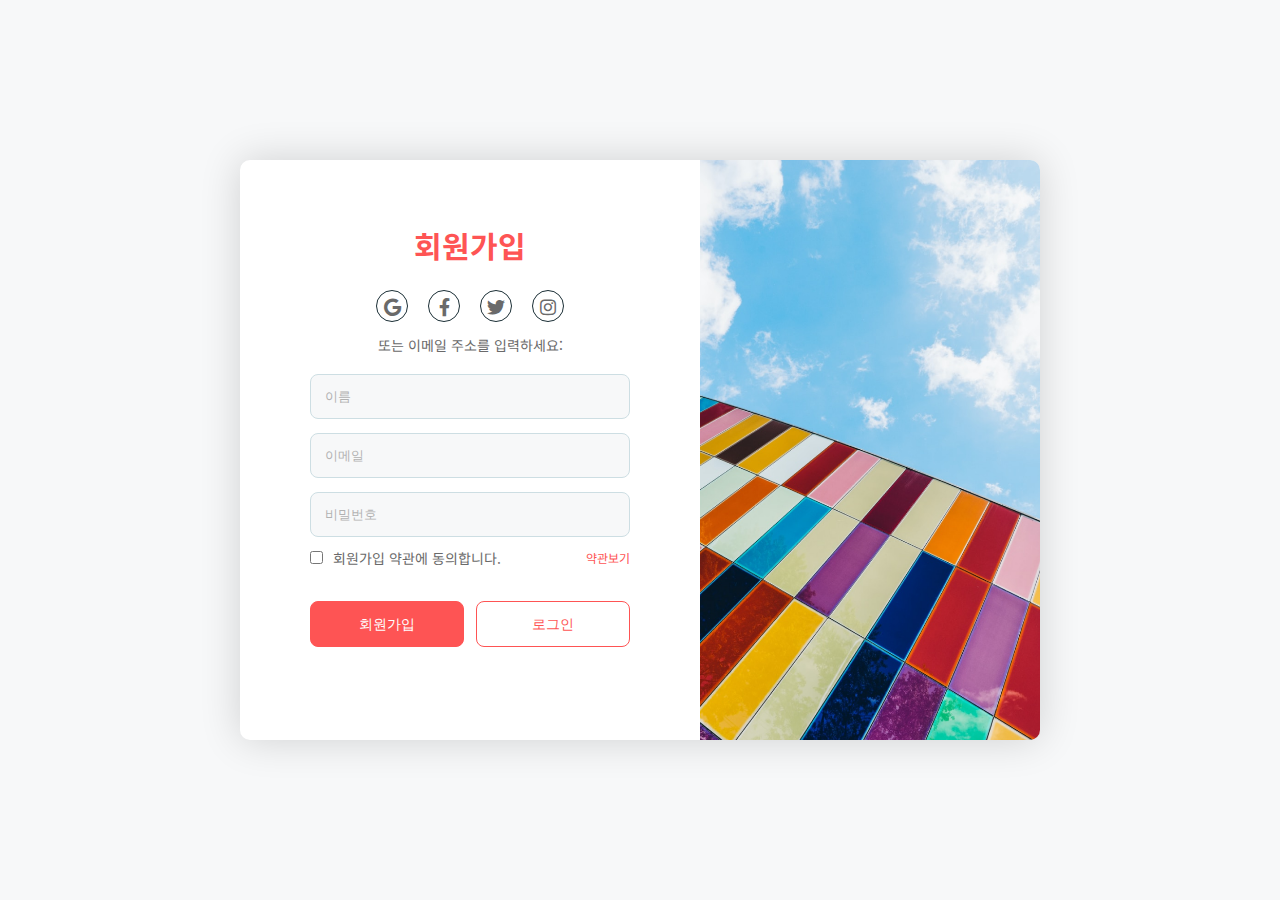
<file: form/index.html>
<!DOCTYPE html>
<html lang="ko">
  <head>
    <meta charset="UTF-8" />
    <meta name="viewport" content="width=device-width, initial-scale=1.0" />
    <title>Sign up</title>
    <link
      href="https://cdnjs.cloudflare.com/ajax/libs/font-awesome/5.13.0/css/all.min.css"
      rel="stylesheet"
    />
    <link rel="stylesheet" href="./style.css" />
  </head>

  <body>
    <div class="container">
      <div class="forms">
        <div class="form">
          <h2>회원가입</h2>
          <div class="social-btns">
            <a href="#"><i class="fab fa-google"></i></a>
            <a href="#"><i class="fab fa-facebook-f"></i></a>
            <a href="#"><i class="fab fa-twitter"></i></a>
            <a href="#"><i class="fab fa-instagram"></i></a>
          </div>
          <p>또는 이메일 주소를 입력하세요:</p>
          <form>
            <input class="input" type="text" placeholder="이름" />
            <input class="input" type="text" placeholder="이메일" />
            <input class="input" type="text" placeholder="비밀번호" />
            <div class="check">
              <label>
                <input type="checkbox" />회원가입 약관에 동의합니다.
              </label>
              <a href="#">약관보기</a>
            </div>
            <div class="btns">
              <button class="btn">회원가입</button>
              <button class="btn btn-line">로그인</button>
            </div>
          </form>
        </div>

        <div class="photo"></div>
      </div>
    </div>
  </body>
</html>
</file>
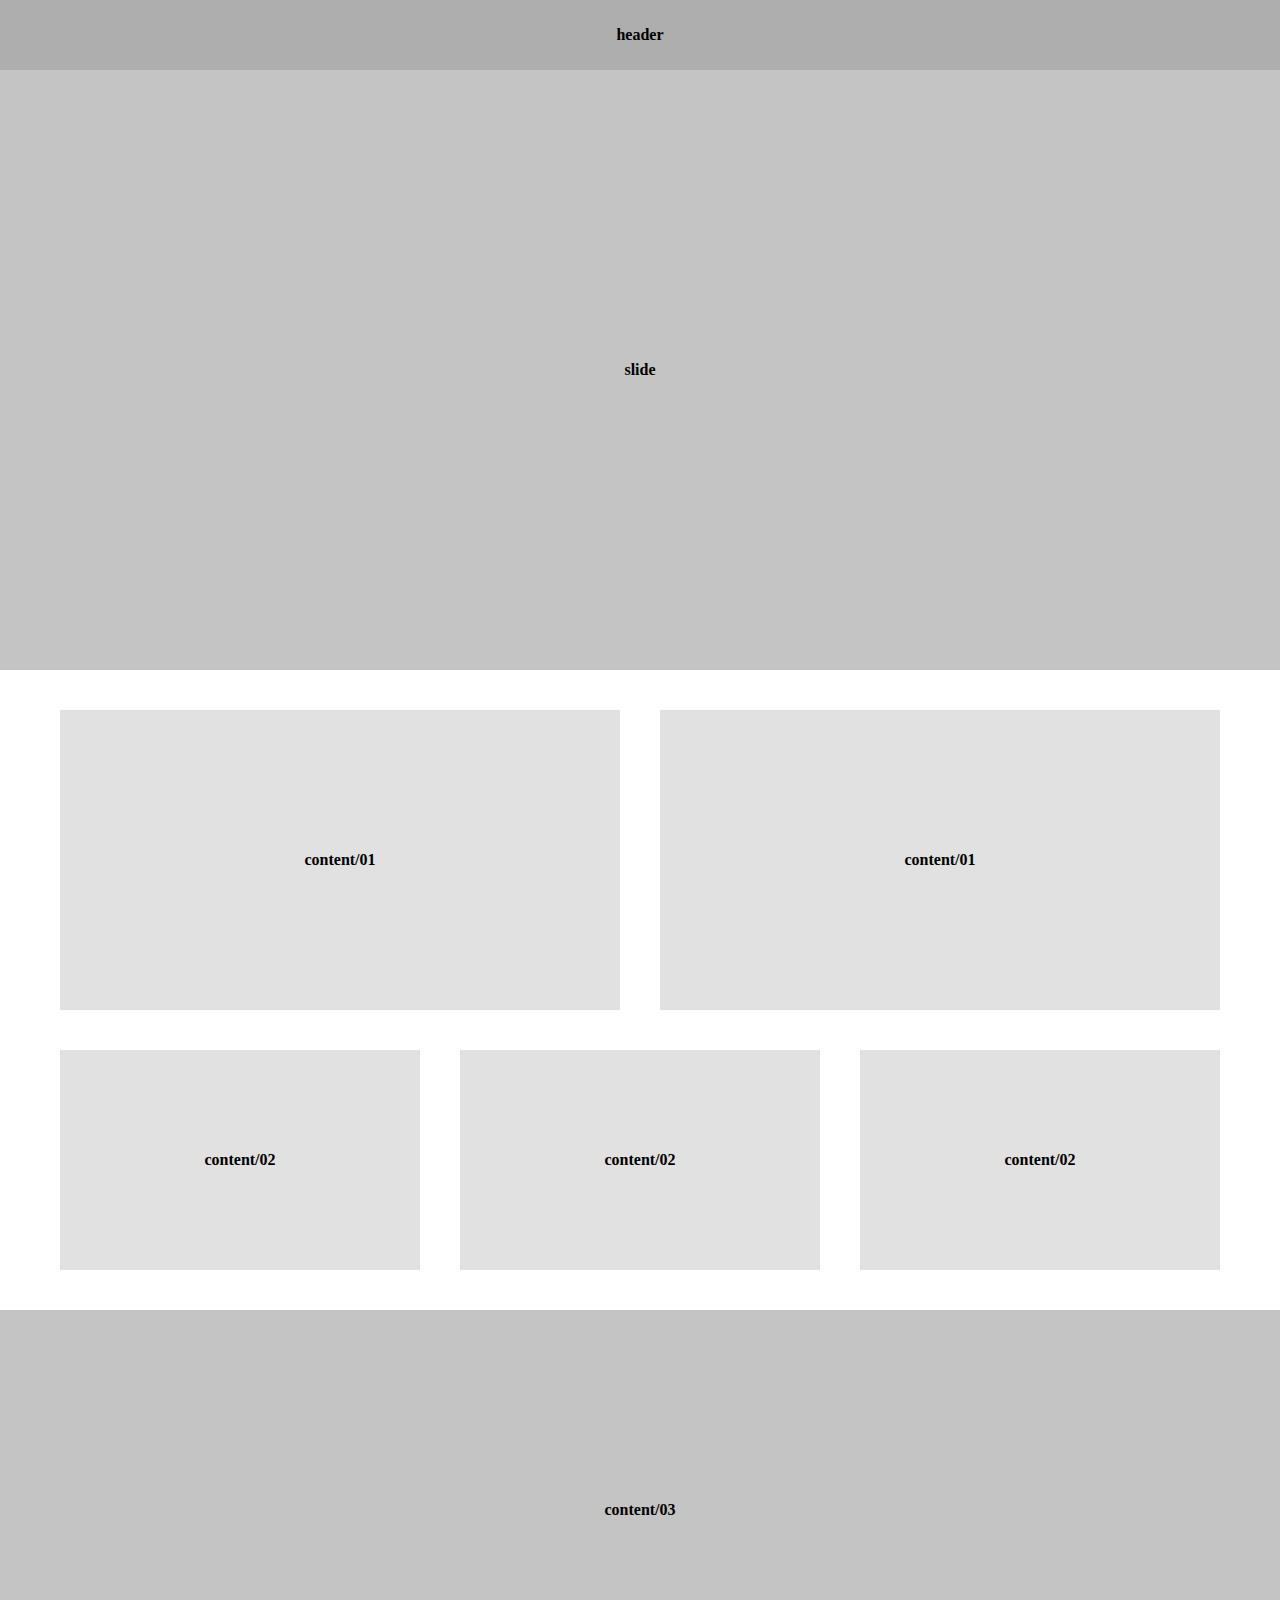
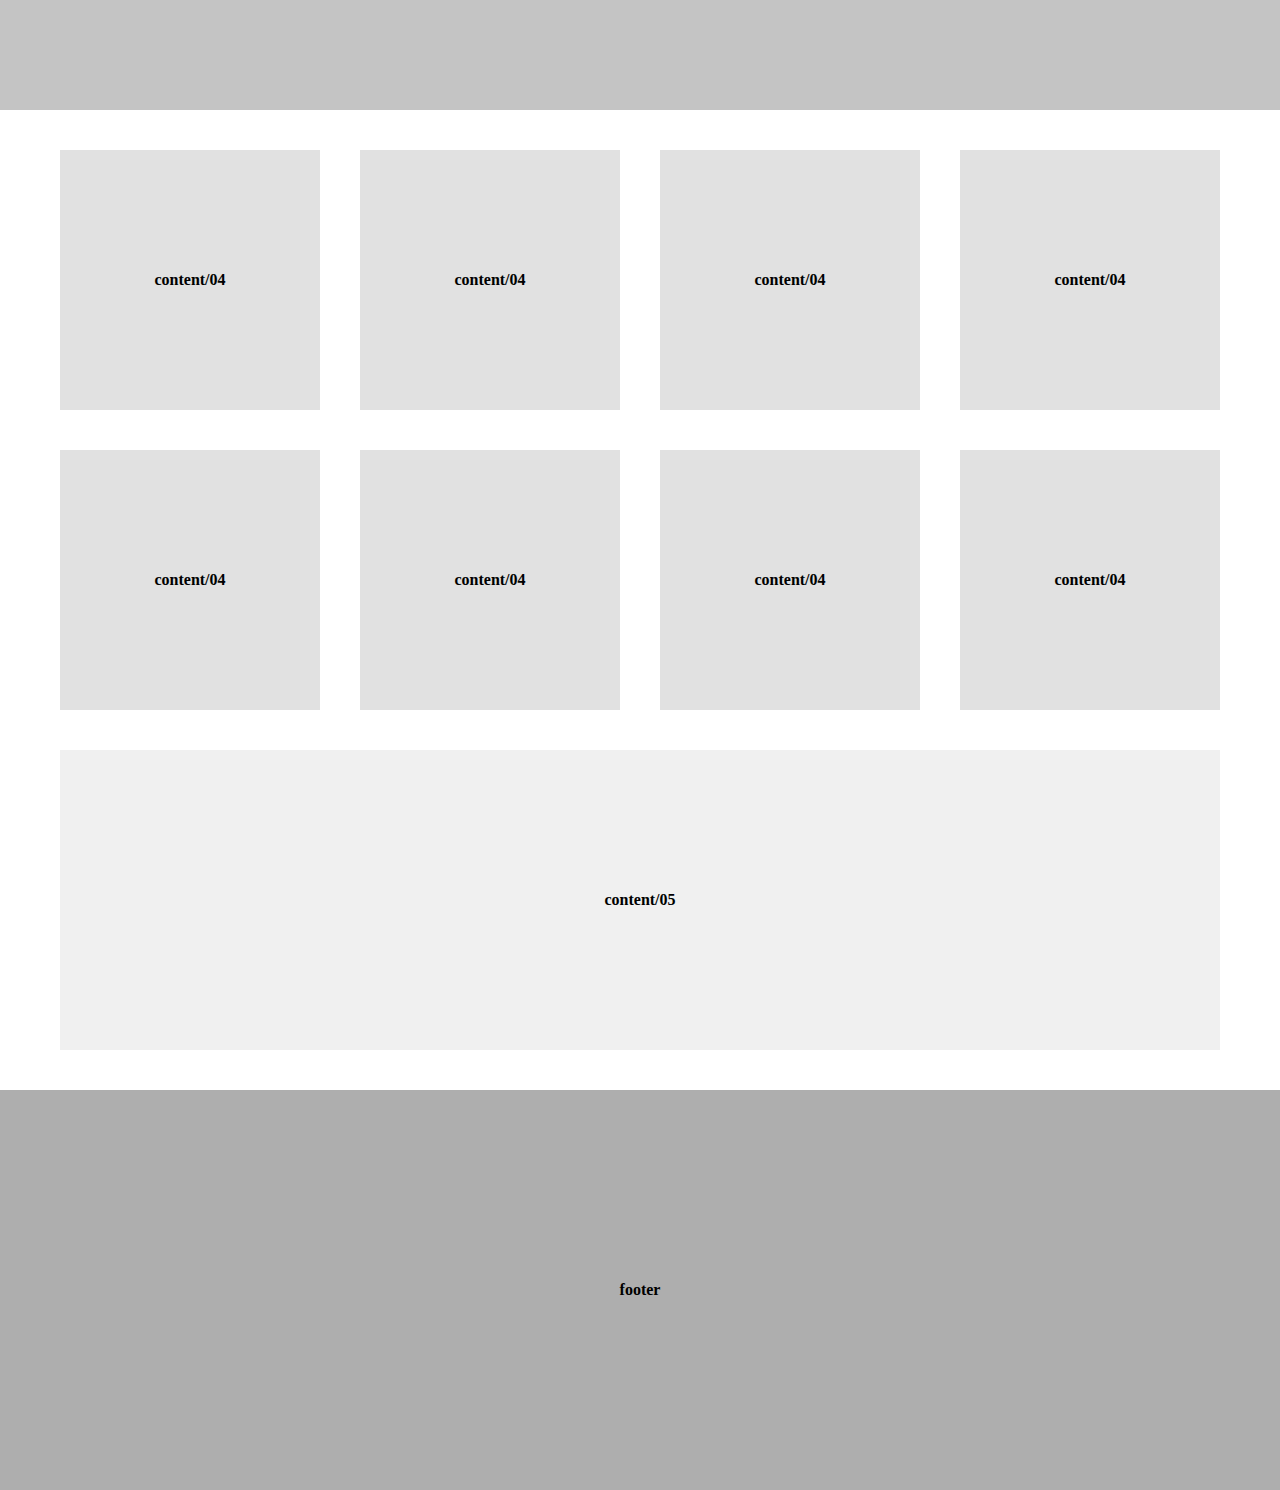
<file: responsive/index.html>
<!DOCTYPE html>
<html lang="ko">
  <head>
    <meta charset="UTF-8" />
    <meta name="viewport" content="width=device-width, initial-scale=1.0" />
    <title>responsive</title>
    <!-- <link rel="stylesheet" href="./main.css" /> -->
    <link rel="stylesheet" href="./main2.css" />
  </head>
  <body>
    <div class="container">
      <div class="header"><h4>header</h4></div>
      <div class="slide"><h4>slide</h4></div>

      <div class="section">
        <ul class="content content-01">
          <li><h4>content/01</h4></li>
          <li><h4>content/01</h4></li>
        </ul>
      </div>

      <div class="section">
        <ul class="content content-02">
          <li><h4>content/02</h4></li>
          <li><h4>content/02</h4></li>
          <li><h4>content/02</h4></li>
        </ul>
      </div>

      <div class="banner">
        <h4>content/03</h4>
      </div>

      <div class="section">
        <ul class="content content-04">
          <li><h4>content/04</h4></li>
          <li><h4>content/04</h4></li>
          <li><h4>content/04</h4></li>
          <li><h4>content/04</h4></li>
          <li><h4>content/04</h4></li>
          <li><h4>content/04</h4></li>
          <li><h4>content/04</h4></li>
          <li><h4>content/04</h4></li>
        </ul>
      </div>

      <div class="section">
        <div class="banner2">
          <h4>content/05</h4>
        </div>
      </div>

      <div class="footer"><h4>footer</h4></div>
    </div>
  </body>
</html>
</file>
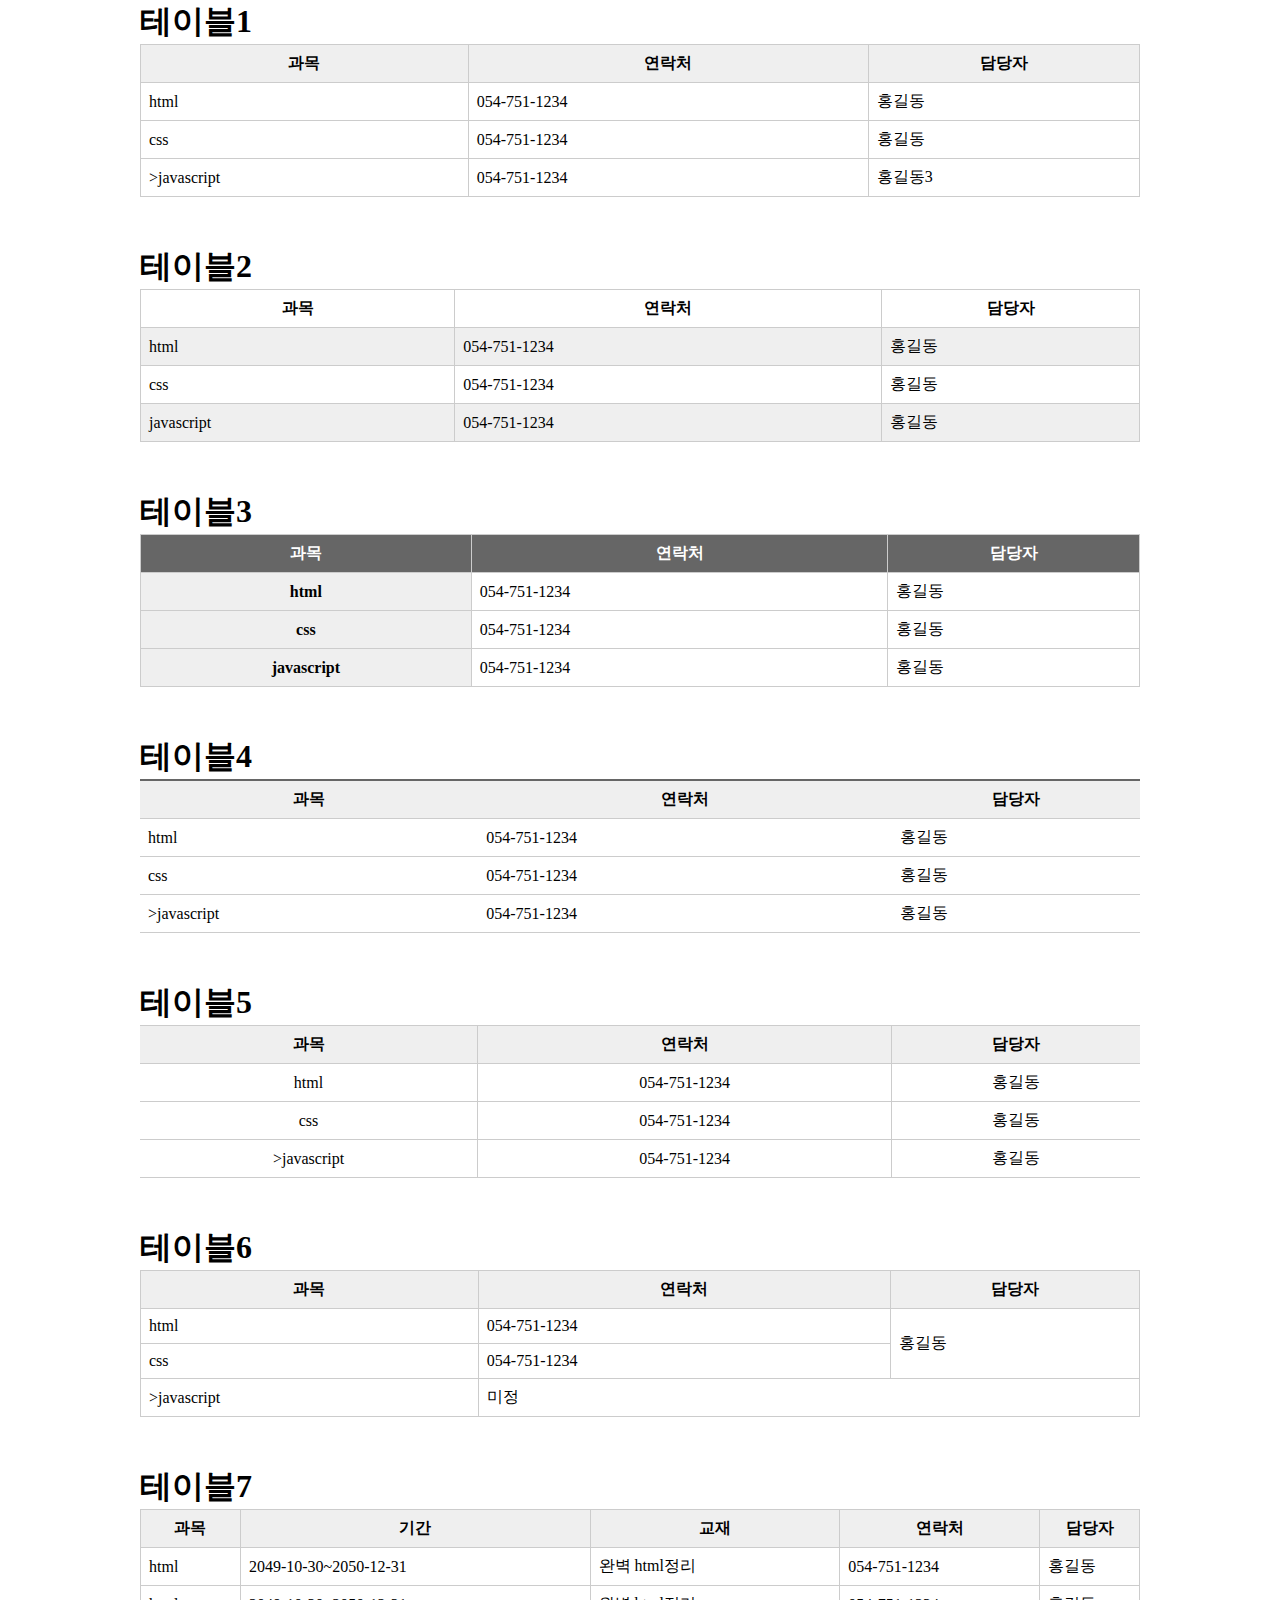
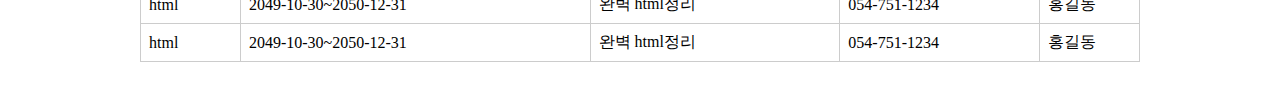
<file: table/index.html>
<!DOCTYPE html>
<html lang="en">
  <head>
    <meta charset="UTF-8" />
    <meta name="viewport" content="width=device-width, initial-scale=1.0" />
    <title>table</title>
    <link rel="stylesheet" href="./style.css" />
  </head>
  <body>
    <div class="container">
      <h1>테이블1</h1>
      <table class="tbl-01">
        <tr>
          <th>과목</th>
          <th>연락처</th>
          <th>담당자</th>
        </tr>
        <tr>
          <td>html</td>
          <td>054-751-1234</td>
          <td>홍길동</td>
        </tr>
        <tr>
          <td>css</td>
          <td>054-751-1234</td>
          <td>홍길동</td>
        </tr>
        <tr>
          <td>>javascript</td>
          <td>054-751-1234</td>
          <td>홍길동3</td>
        </tr>
      </table>

      <h1>테이블2</h1>
      <table class="tbl-02">
        <tr>
          <th>과목</th>
          <th>연락처</th>
          <th>담당자</th>
        </tr>
        <tr>
          <td>html</td>
          <td>054-751-1234</td>
          <td>홍길동</td>
        </tr>
        <tr>
          <td>css</td>
          <td>054-751-1234</td>
          <td>홍길동</td>
        </tr>
        <tr>
          <td>javascript</td>
          <td>054-751-1234</td>
          <td>홍길동</td>
        </tr>
      </table>

      <h1>테이블3</h1>
      <table class="tbl-03">
        <tr>
          <th>과목</th>
          <th>연락처</th>
          <th>담당자</th>
        </tr>
        <tr>
          <th>html</th>
          <td>054-751-1234</td>
          <td>홍길동</td>
        </tr>
        <tr>
          <th>css</th>
          <td>054-751-1234</td>
          <td>홍길동</td>
        </tr>
        <tr>
          <th>javascript</th>
          <td>054-751-1234</td>
          <td>홍길동</td>
        </tr>
      </table>

      <h1>테이블4</h1>
      <table class="tbl-04">
        <tr>
          <th>과목</th>
          <th>연락처</th>
          <th>담당자</th>
        </tr>
        <tr>
          <td>html</td>
          <td>054-751-1234</td>
          <td>홍길동</td>
        </tr>
        <tr>
          <td>css</td>
          <td>054-751-1234</td>
          <td>홍길동</td>
        </tr>
        <tr>
          <td>>javascript</td>
          <td>054-751-1234</td>
          <td>홍길동</td>
        </tr>
      </table>

      <h1>테이블5</h1>
      <table class="tbl-05">
        <tr>
          <th>과목</th>
          <th>연락처</th>
          <th>담당자</th>
        </tr>
        <tr>
          <td>html</td>
          <td>054-751-1234</td>
          <td>홍길동</td>
        </tr>
        <tr>
          <td>css</td>
          <td>054-751-1234</td>
          <td>홍길동</td>
        </tr>
        <tr>
          <td>>javascript</td>
          <td>054-751-1234</td>
          <td>홍길동</td>
        </tr>
      </table>

      <h1>테이블6</h1>
      <table class="tbl-06">
        <tr>
          <th>과목</th>
          <th>연락처</th>
          <th>담당자</th>
        </tr>
        <tr>
          <td>html</td>
          <td>054-751-1234</td>
          <td rowspan="2">홍길동</td>
        </tr>
        <tr>
          <td>css</td>
          <td>054-751-1234</td>
        </tr>
        <tr>
          <td>>javascript</td>
          <td colspan="2">미정</td>
        </tr>
      </table>

      <h1>테이블7</h1>
      <table class="tbl-07">
        <colgroup>
          <col width="10%" />
          <col />
          <col width="25%" />
          <col width="20%" />
          <col width="10%" />
        </colgroup>
        <tr>
          <th>과목</th>
          <th>기간</th>
          <th>교재</th>
          <th>연락처</th>
          <th>담당자</th>
        </tr>
        <tr>
          <td>html</td>
          <td>2049-10-30~2050-12-31</td>
          <td>완벽 html정리</td>
          <td>054-751-1234</td>
          <td>홍길동</td>
        </tr>
        <tr>
          <td>html</td>
          <td>2049-10-30~2050-12-31</td>
          <td>완벽 html정리</td>
          <td>054-751-1234</td>
          <td>홍길동</td>
        </tr>
        <tr>
          <td>html</td>
          <td>2049-10-30~2050-12-31</td>
          <td>완벽 html정리</td>
          <td>054-751-1234</td>
          <td>홍길동</td>
        </tr>
      </table>
    </div>
  </body>
</html>
</file>
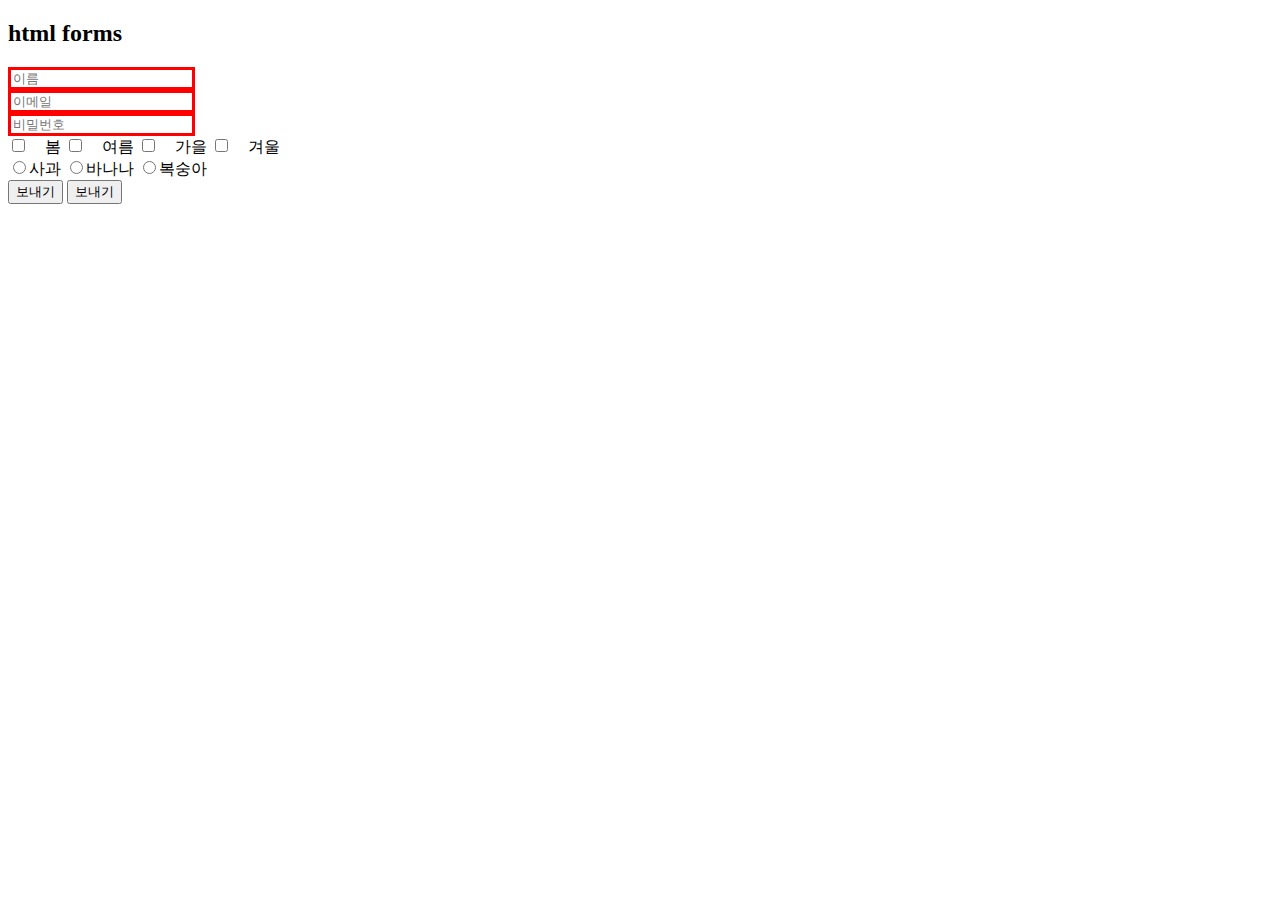
<file: form/form.html>
<!DOCTYPE html>
<html lang="ko">
  <head>
    <meta charset="UTF-8" />
    <meta name="viewport" content="width=device-width, initial-scale=1.0" />
    <title>form</title>
    <style>
      input[type="text"] {
        border: 3px solid red;
      }
      input[type="checkbox"] {
        margin-right: 20px;
      }
    </style>
  </head>
  <body>
    <h2>html forms</h2>
    <form>
      <input type="text" placeholder="이름" /><br />
      <input type="text" placeholder="이메일" /><br />
      <input type="text" placeholder="비밀번호" /><br />

      <div>
        <label for=""><input type="checkbox" name="" />봄</label>
        <label for=""><input type="checkbox" name="" />여름</label>
        <label for=""><input type="checkbox" name="" />가을</label>
        <label for=""><input type="checkbox" name="" />겨울</label>
      </div>

      <div>
        <label for="apple"
          ><input type="radio" name="fruit" value="사과" />사과</label
        >
        <label for="banana"
          ><input type="radio" name="fruit" value="바나나" />바나나</label
        >
        <label for="peach"
          ><input type="radio" name="fruit" value="복숭아" />복숭아</label
        >
      </div>

      <input type="submit" value="보내기" />
      <button>보내기</button>
    </form>
  </body>
</html>
</file>
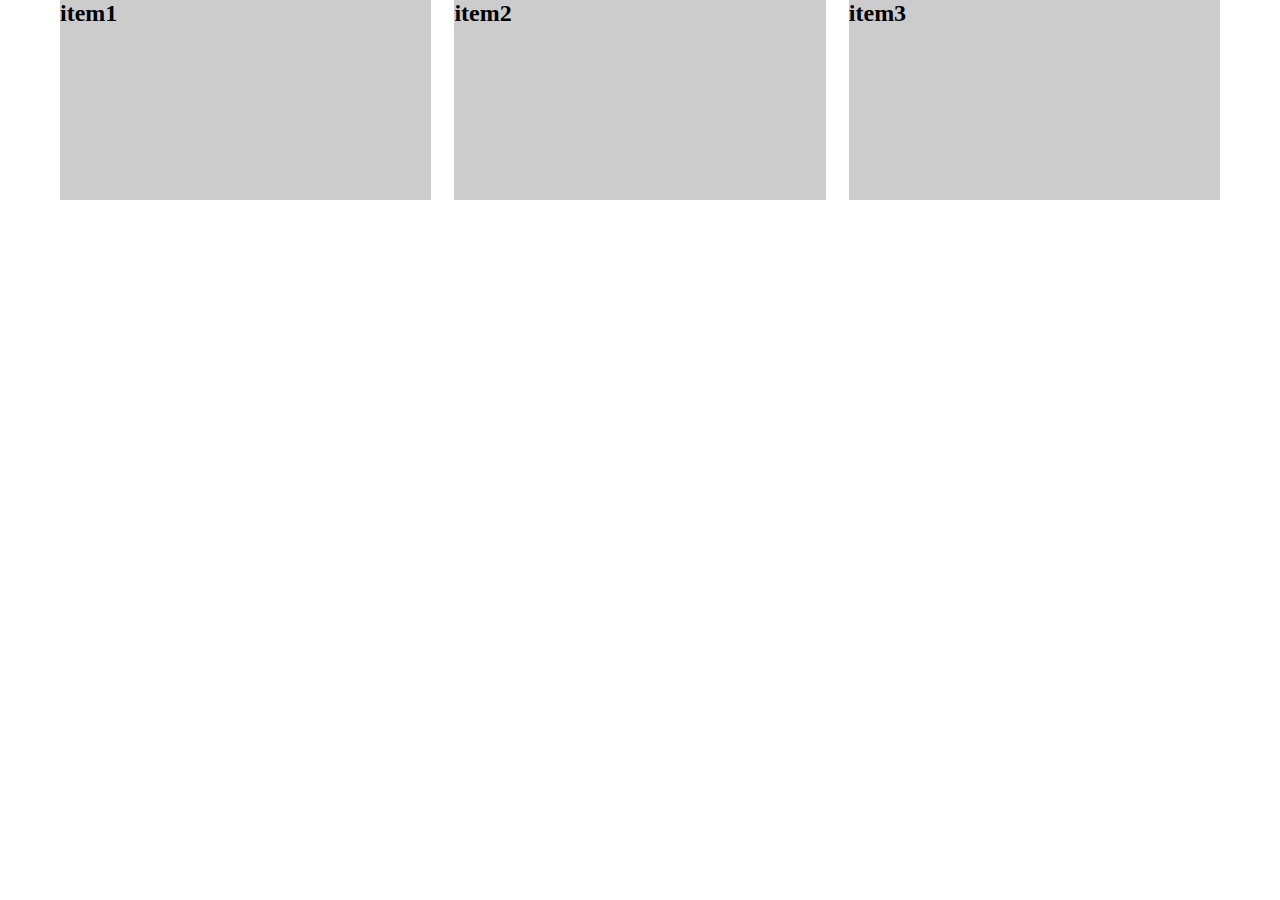
<file: responsive/index2.html>
<!DOCTYPE html>
<html lang="ko">
  <head>
    <meta charset="UTF-8" />
    <meta name="viewport" content="width=device-width, initial-scale=1.0" />

    <title>responsive</title>
    <!-- <link rel="stylesheet" href="./style2.css" /> -->
    <!-- <link rel="stylesheet" href="./style2_flex.css" /> -->
    <link rel="stylesheet" href="./style2_min.css" />
  </head>
  <body>
    <div class="container">
      <div class="items">
        <div class="item"><h2>item1</h2></div>
        <div class="item"><h2>item2</h2></div>
        <div class="item"><h2>item3</h2></div>
      </div>
    </div>
  </body>
</html>
</file>
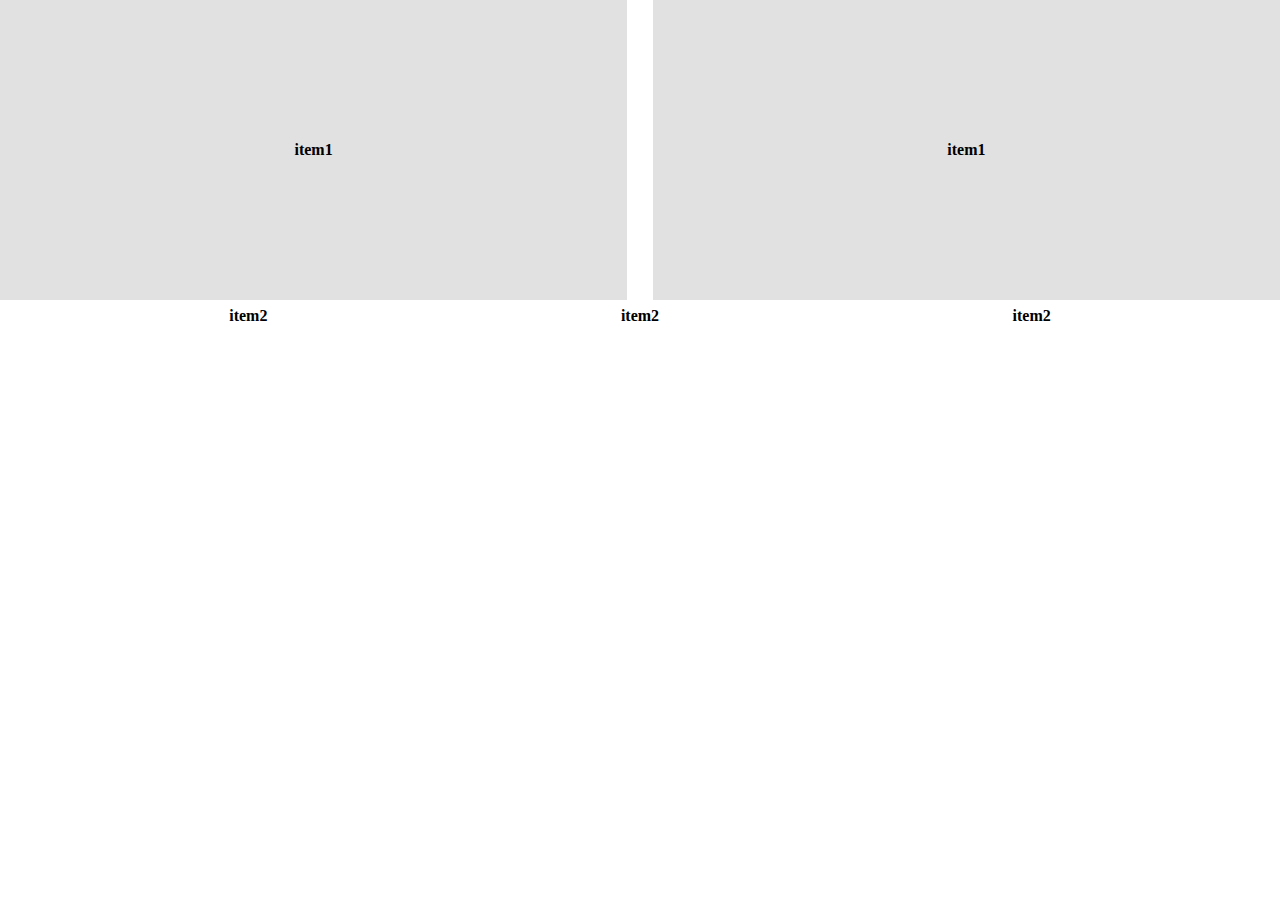
<file: responsive/index3.html>
<!DOCTYPE html>
<html lang="ko">
  <head>
    <meta charset="UTF-8" />
    <meta name="viewport" content="width=device-width, initial-scale=1.0" />
    <title>responsive3</title>
    <link rel="stylesheet" href="./style3_02.css" />
  </head>
  <body>
    <div class="container">
      <ul class="content content-01">
        <li><h4>item1</h4></li>
        <li><h4>item1</h4></li>
      </ul>
    </div>

    <div class="section">
      <ul class="content content-02">
        <li><h4>item2</h4></li>
        <li><h4>item2</h4></li>
        <li><h4>item2</h4></li>
      </ul>
    </div>
  </body>
</html>
</file>
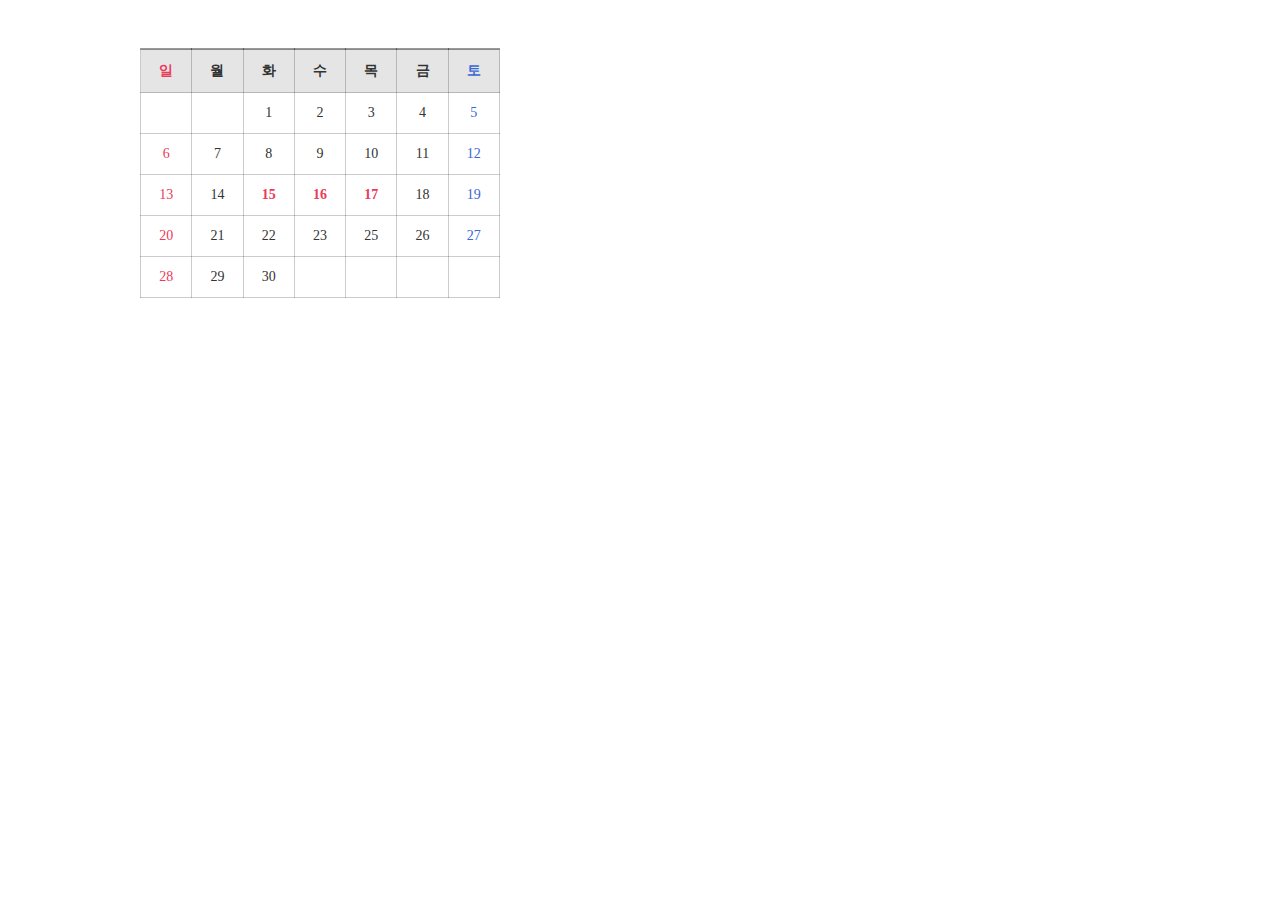
<file: table/cal.html>
<!DOCTYPE html>
<html lang="en">
  <head>
    <meta charset="UTF-8" />
    <meta name="viewport" content="width=device-width, initial-scale=1.0" />
    <link rel="stylesheet" href="./cal.css" />
    <title>달력</title>
  </head>
  <body>
    <div class="container">
      <table class="cal">
        <tr>
          <th>일</th>
          <th>월</th>
          <th>화</th>
          <th>수</th>
          <th>목</th>
          <th>금</th>
          <th>토</th>
        </tr>
        <tr>
          <td></td>
          <td></td>
          <td>1</td>
          <td>2</td>
          <td>3</td>
          <td>4</td>
          <td>5</td>
        </tr>

        <tr>
          <td>6</td>
          <td>7</td>
          <td>8</td>
          <td>9</td>
          <td>10</td>
          <td>11</td>
          <td>12</td>
        </tr>

        <tr>
          <td>13</td>
          <td>14</td>
          <td class="red">15</td>
          <td class="red">16</td>
          <td class="red">17</td>
          <td>18</td>
          <td>19</td>
        </tr>

        <tr>
          <td>20</td>
          <td>21</td>
          <td>22</td>
          <td>23</td>
          <td>25</td>
          <td>26</td>
          <td>27</td>
        </tr>

        <tr>
          <td>28</td>
          <td>29</td>
          <td>30</td>
          <td></td>
          <td></td>
          <td></td>
          <td></td>
        </tr>
      </table>
    </div>
  </body>
</html>
</file>
<file: form/style.css>
@import url("https://fonts.googleapis.com/css2?family=Noto+Sans+KR:wght@400;700&display=swap");

* {
  margin: 0;
  padding: 0;
  box-sizing: border-box;
}
a {
  text-decoration: none;
  color: inherit;
}

body {
  font-family: "Noto Sans KR", sans-serif;
  background: #f7f8f9;
  font-size: 14px;
  color: #6a6a6a;
  line-height: 1;
}

.container {
  overflow: hidden;
}

.forms {
  position: absolute;
  width: 800px;
  height: 580px;
  background: #fff;
  top: 50%;
  left: 50%;
  transform: translate(-50%, -50%);
  border-radius: 10px;
  box-shadow: 0px 0px 40px rgba(0, 0, 0, 0.16);
}

.form {
  width: 460px;
  height: 580px;
  float: left;
  padding: 0 70px;
  text-align: center;
}
.form h2 {
  color: #fe5454;
  font-size: 30px;
  font-weight: 700;
  margin-top: 70px;
}

.form .social-btns {
  display: flex;
  align-items: center;
  justify-content: center;
  margin-top: 30px;
  margin-bottom: 16px;
  /* margin: 30px 0 16px 0; 와도 똑같다 */
}

.form .social-btns a {
  border: 1px solid #1a2e35;
  width: 32px;
  height: 32px;
  display: inline-block;
  font-size: 18px;
  line-height: 30px;
  border-radius: 50%;
  margin: 0 10px;
  transition: color 0.3s, background-color 0.3s;
}
.form .social-btns a:hover {
  background-color: #1a2e35;
  color: #fff;
}

.form p {
  margin-bottom: 22px;
}

.input {
  width: 100%;
  padding: 14px;
  margin-bottom: 14px;
  border-radius: 8px;
  border: 1px solid #cddee3;
  outline: none;
  background: #f7f8f9;
  color: #6a6a6a;
  transition: background-color 0.3s;
}
.input:focus {
  background: #fff;
  box-shadow: 0px 2px 4px rgba(0, 0, 0, 0.12);
}

.input::placeholder {
  color: #b2b2b2;
  transition: color 0.3s;
}

.input:focus::placeholder {
  color: transparent;
}

.check {
  display: flex;
  align-items: center;
  justify-content: space-between;
  margin-bottom: 36px;
}
.check input[type="checkbox"] {
  margin-right: 10px;
}
.check a {
  font-size: 12px;
  color: #fe5454;
}

.photo {
  width: 340px;
  height: 580px;
  background: red;
  float: right;
  border-radius: 0 10px 10px 0;
  background: url("./images/photp-01.png");
  background-position: center;
  background-size: cover;
}

.btns {
  display: flex;
  align-items: center;
  justify-content: space-between;
}

.btn {
  width: 154px;
  height: 46px;
  border: 1px solid #fe5454;
  border-radius: 8px;
  background-color: #fe5454;
  color: #fff;
  font-size: 14px;
  line-height: 44px;
  cursor: pointer;
}
.btn-line {
  border: 1px solid #fe5454;
  background: transparent;
  color: #fe5454;
}
</file>
<file: responsive/main.css>
* {
  margin: 0;
  padding: 0;
  box-sizing: border-box;
}

ul {
  list-style: none;
}

div,
li {
  position: relative;
}
/* 글씨중앙정렬 h4 */
h4 {
  position: absolute;
  top: 50%;
  left: 50%;
  transform: translate(-50%, -50%);
}

.header {
  height: 70px;
  background: #aeaeae;
}

.slide {
  height: 600px;
  background: #c4c4c4;
  margin-bottom: 40px;
}

.section {
  max-width: 1160px;
  margin: 0 auto;
  margin-bottom: 40px;
}

.content {
  display: flex;
  flex-wrap: wrap;
  justify-content: space-between;
}

/* content-01 */
.content-01 li {
  width: 560px;
  height: 300px;
  background: #f0f0f0;
}

/* content-02 */
.content-02 li {
  width: 360px;
  height: 220px;
  background: #e1e1e1;
}

/* banner */
.banner {
  height: 400px;
  background: #c4c4c4;
  margin-bottom: 40px;
}

/* content-04 */
.content-04 li {
  width: 260px;
  height: 260px;
  background: #e1e1e1;
  margin-bottom: 40px;
}
/* 겹친마진정리  */
.content-04 li:nth-child(5),
.content-04 li:nth-child(6),
.content-04 li:nth-child(7),
.content-04 li:nth-child(8) {
  margin-bottom: 0;
}

/* .content-05 */
.banner2 {
  height: 300px;
  background: #f0f0f0;
}

/* footer  */
.footer {
  height: 400px;
  background: #aeaeae;
}
</file>
<file: responsive/main2.css>
* {
  margin: 0;
  padding: 0;
  box-sizing: border-box;
}

ul {
  list-style: none;
}

div,
li {
  position: relative;
}
/* 글씨중앙정렬 h4 */
h4 {
  position: absolute;
  top: 50%;
  left: 50%;
  transform: translate(-50%, -50%);
}

.header {
  height: 70px;
  background: #aeaeae;
}

.slide {
  height: 600px;
  background: #c4c4c4;
  margin-bottom: 40px;
}

.section {
  max-width: 1160px;
  margin: 0 auto;
  margin-bottom: 40px;
}

.content {
  display: flex;
  flex-wrap: wrap;
  justify-content: space-between;
}

/* content-01 */
.content-01 li {
  width: 560px;
  height: 300px;
  background: #f0f0f0;
}

/* content-02 */
.content-02 li {
  width: 360px;
  height: 220px;
  background: #e1e1e1;
}

/* banner */
.banner {
  height: 400px;
  background: #c4c4c4;
  margin-bottom: 40px;
}

/* content-04 */
.content-04 li {
  width: 260px;
  height: 260px;
  background: #e1e1e1;
  margin-bottom: 40px;
}
/* 겹친마진정리  */
.content-04 li:nth-child(5),
.content-04 li:nth-child(6),
.content-04 li:nth-child(7),
.content-04 li:nth-child(8) {
  margin-bottom: 0;
}

/* .content-05 */
.banner2 {
  height: 300px;
  background: #f0f0f0;
}

/* footer  */
.footer {
  height: 400px;
  background: #aeaeae;
}

/* 반응형  */
@media (min-width: 576px) {
  .content-02 {
    display: flex;
    justify-content: space-between;
  }
  .content-02 li {
    width: 32%;
    margin-bottom: 0;
  }
}

@media (min-width: 768px) {
  .content-01 {
    display: flex;
    justify-content: space-between;
  }
  .content-01 li {
    width: 49%;
    margin-bottom: 0;
    background: #e1e1e1;
  }

  /* content-04  */
  .content-04 {
    justify-content: initial;
  }
  .content-04 li {
    width: 32%;
    margin-right: 2%;
  }

  .content-04 li:nth-child(3n) {
    margin-right: 0;
  }
}

@media (min-width: 992px) {
  .content-01 li {
    height: 260px;
  }
  .content-02 li {
    height: 220px;
  }
  .banner {
    height: 300px;
  }
  .content-04 li {
    width: 23.5%;
    height: 200px;
    margin-right: 2%;
  }

  .content-04 li:nth-child(3n) {
    margin-right: 0%;
  }
  .content-04 li:nth-child(4n) {
    margin-right: 0%;
  }
  .content-04 li:nth-child(5n),
  .content-04 li:nth-child(6n) {
    margin-bottom: 0%;
  }
  .banner2 {
    height: 260px;
  }
}

@media (min-width: 1200px) {
  .section {
    max-width: 1160px;
    margin-bottom: 40px;
  }
  .slide {
    margin-bottom: 40px;
  }
  .content-01 li {
    width: 560px;
    height: 300px;
  }
  .content-02 li {
    width: 360px;
    height: 220px;
  }
  .banner {
    height: 400px;
    margin-bottom: 40px;
  }
  .content-04 li {
    width: 260px;
    height: 260px;
    margin-right: 40px;
    margin-bottom: 40px;
  }

  .content-04 li:nth-child(3n) {
    margin-right: 40px;
  }

  .banner2 {
    height: 300px;
  }
}
</file>
<file: table/style.css>
/* table > tr (줄) >td (칸) */

* {
  margin: 0%;
  padding: 0;
  box-sizing: border-box;
}

.container {
  width: 1000px;
  margin: 0 auto;
}
h1 {
  margin-bottom: 1rem 0;
}

table {
  border-collapse: collapse;
  width: 100%;
  margin-bottom: 3rem;
}

/* 테이블1시작 */
.tbl-01 td,
.tbl-01 th {
  border: 1px solid #ccc;
  padding: 8px;
}
.tbl-01 th {
  background: #efefef;
}
/* 테이블2시작 */
.tbl-02 td,
.tbl-02 th {
  border: 1px solid #ccc;
  padding: 8px;
}
/* .tbl-02 th {
  background-color: #efefef;
} */
.tbl-02 tr:nth-child(even) {
  background: #efefef;
}
/* 테이블3 시작 */
.tbl-03 td,
.tbl-03 th {
  border: 1px solid #ccc;
  padding: 8px;
}

.tbl-03 th {
  background: #efefef;
}
.tbl-03 tr:nth-child(1) th {
  background: #666;
  color: #fff;
}
/* 테이블4  */

.tbl-04 {
  border-top: 2px solid #666;
}
.tbl-04 td,
.tbl-04 th {
  border-bottom: 1px solid #ccc;
  padding: 8px;
}

.tbl-04 th {
  background: #efefef;
}
/* 테이블5 border-left .양사이는 선없애는법  */
.tbl-05 td,
.tbl-05 th {
  border: 1px solid #ccc;
  border-left: none;
  padding: 8px;
  text-align: center;
}
.tbl-05 th:last-child,
.tbl-05 td:last-child {
  border-right: none;
}
.tbl-05 th {
  background: #efefef;
}

/* 테이블6시작 */
.tbl-06 td,
.tbl-06 th {
  border: 1px solid #ccc;
  padding: 8px;
}
.tbl-06 th {
  background: #efefef;
}

/* 테이블7시작 */
.tbl-07 td,
.tbl-07 th {
  border: 1px solid #ccc;
  padding: 8px;
}
.tbl-07 th {
  background: #efefef;
}
</file>
<file: responsive/style2.css>
* {
  margin: 0;
  padding: 0;
  box-sizing: border-box;
}

.items {
  width: 98%;
  max-width: 1160px;
  /* min-width: 320px; */
  margin: 0 auto;
  overflow: hidden;
}

.item {
  background: #ccc;
  height: 200px;
  width: 32%;
  float: left;
  margin-right: 2%;
  margin-bottom: 16px;
}

.item:last-child {
  margin-right: 0;
}

@media (max-width: 960px) {
  .item {
    width: 49%;
  }
  .item:nth-child(2) {
    margin-right: 0;
  }
}

@media (max-width: 680px) {
  .item {
    width: 100%;
    margin-right: 0;
  }
  .item:nth-child(2) {
    margin-right: 0;
  }
}
</file>
<file: responsive/style2_flex.css>
* {
  margin: 0;
  padding: 0;
  box-sizing: border-box;
}

.items {
  width: 98%;
  max-width: 1160px;
  margin: 0 auto;
  overflow: hidden;
  display: flex;
  justify-content: space-between;
  flex-wrap: wrap;
}

.item {
  background: #ccc;
  height: 200px;
  width: 32%;
  margin-bottom: 16px;
}

@media (max-width: 960px) {
  .item {
    width: 49%;
  }
}

@media (max-width: 680px) {
  .item {
    width: 100%;
  }
}
</file>
<file: responsive/style2_min.css>
* {
  margin: 0;
  padding: 0;
  box-sizing: border-box;
}

.items {
  width: 98%;
  max-width: 1160px;
  margin: 0 auto;
  overflow: hidden;
  display: flex;
  justify-content: space-between;
  flex-wrap: wrap;
}

.item {
  background: #ccc;
  height: 200px;
  width: 100%;
  margin-bottom: 16px;
}

@media (min-width: 680px) {
  .item {
    width: 49%;
  }
}

@media (min-width: 980px) {
  .item {
    width: 32%;
  }
}
</file>
<file: responsive/style3_02.css>
* {
  margin: 0;
  padding: 0;
  box-sizing: border-box;
}

ul {
  list-style: none;
}
.section {
  width: 90%;
  margin: 0 auto;
  margin-bottom: 40px;
}

.content-01 li {
  background: #e1e1e1;
  height: 300px;
  margin-bottom: 16px;
}

.content-02 li {
  background: #f0f0f0;
  width: 220px;
  margin-bottom: 16px;
}

.content li {
  position: relative;
}
h4 {
  position: absolute;
  top: 50%;
  left: 50%;
  transform: translate(-50%, -50%);
}
@media (min-width: 992px) {
  .content {
    display: flex;
    flex-wrap: wrap;
    justify-content: space-between;
  }

  .content-01 li {
    width: 49%;
  }

  .content-02 li {
    width: 32%;
  }
}

@media (min-width: 1200px) {
  .section {
    max-width: 1160px;
  }
  .content-02 li {
    width: 32%;
  }
}
</file>
<file: table/cal.css>
* {
  margin: 0%;
  padding: 0;
  box-sizing: border-box;
}

.red {
  color: #eb3b5a;
  font-weight: bold;
}

.container {
  width: 1000px;
  margin: 0 auto;
}
table {
  border-collapse: collapse;
  width: 100%;
  margin: 3rem 0;
}

.cal {
  width: 360px;
  color: #333;
  border-top: 2px solid rgba(0, 0, 0, 0.4);
  font-size: 14px;
}

.cal th,
.cal td {
  border: 1px solid rgba(0, 0, 0, 0.2);
  padding: 12px;
  text-align: center;
}

.cal th {
  background: rgba(0, 0, 0, 0.1);
}

.cal th:first-child,
.cal td:first-child {
  color: #eb3b5a;
}
.cal th:last-child,
.cal td:last-child {
  color: #3867d6;
}

.cal td {
  cursor: pointer;
  background: #fff;
  transition: background 0.3s;
}
.cal td:hover {
  background: #efefef;
}
</file>
